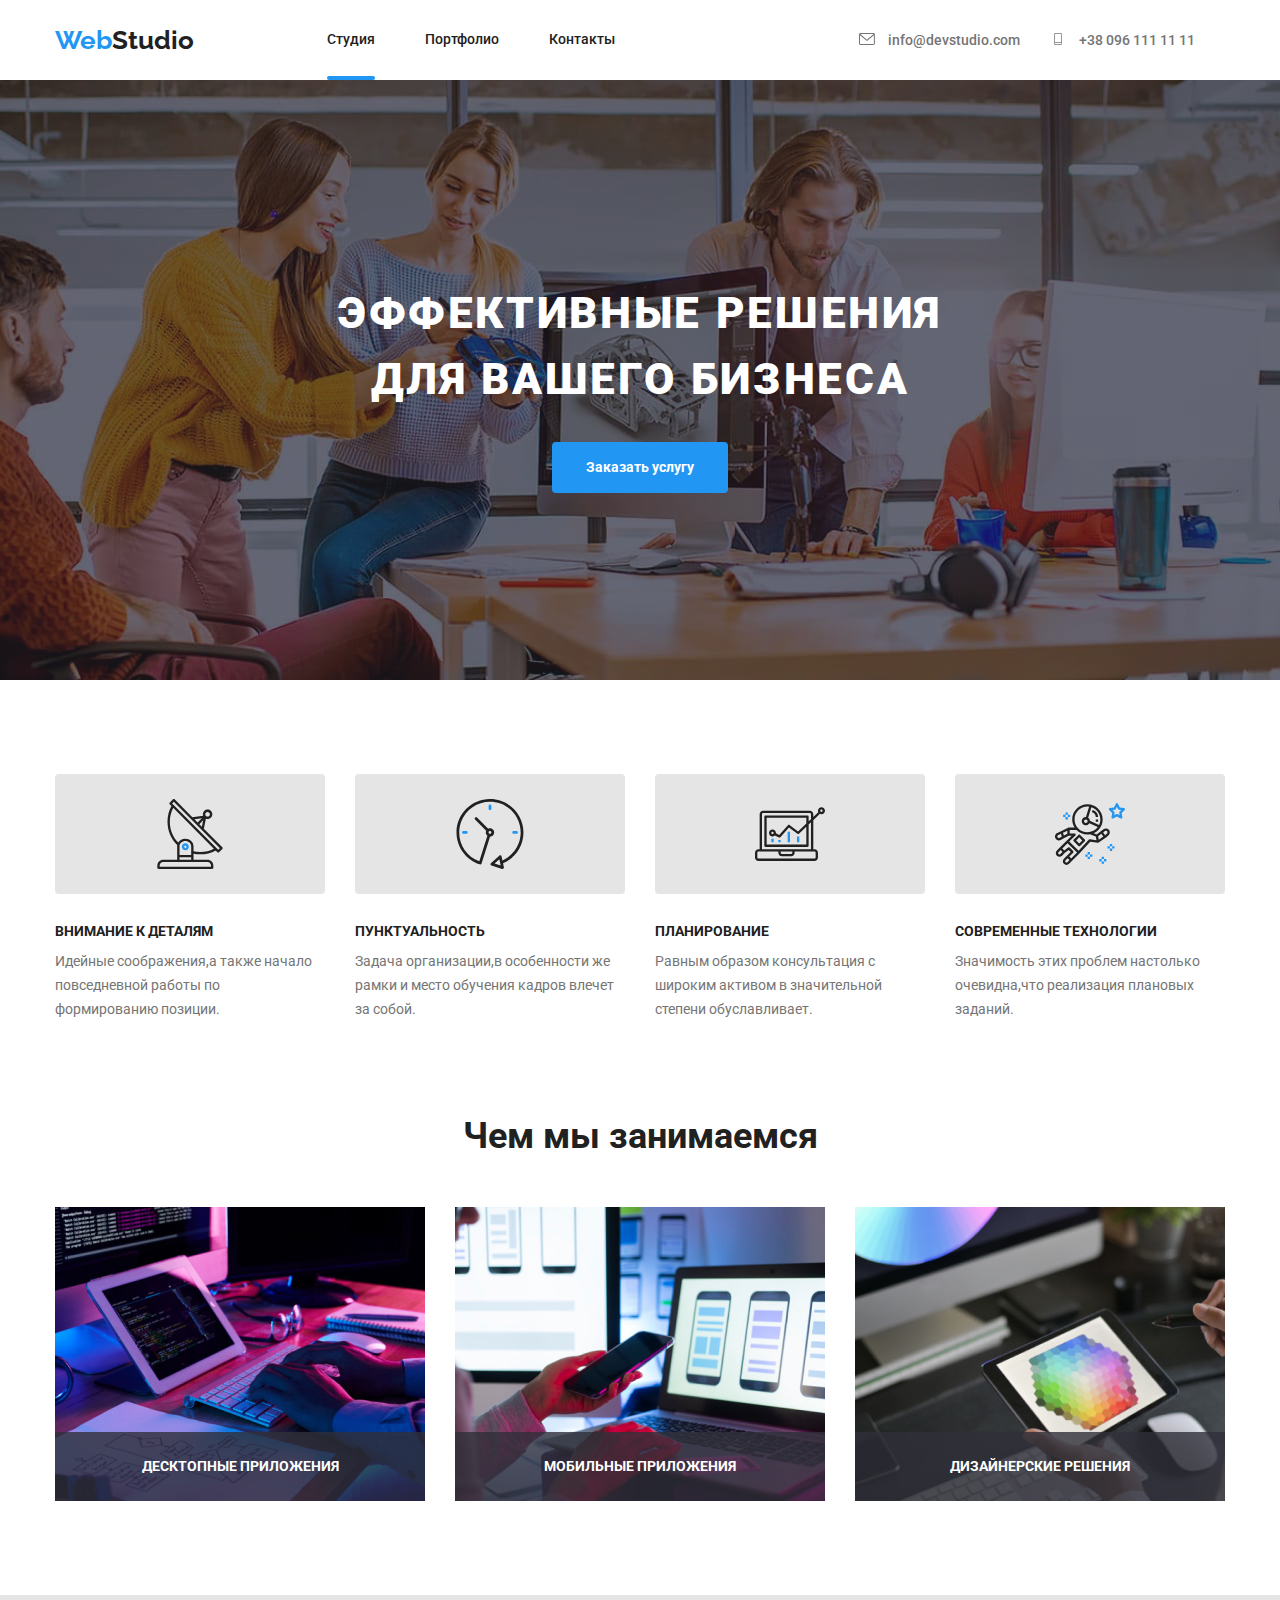
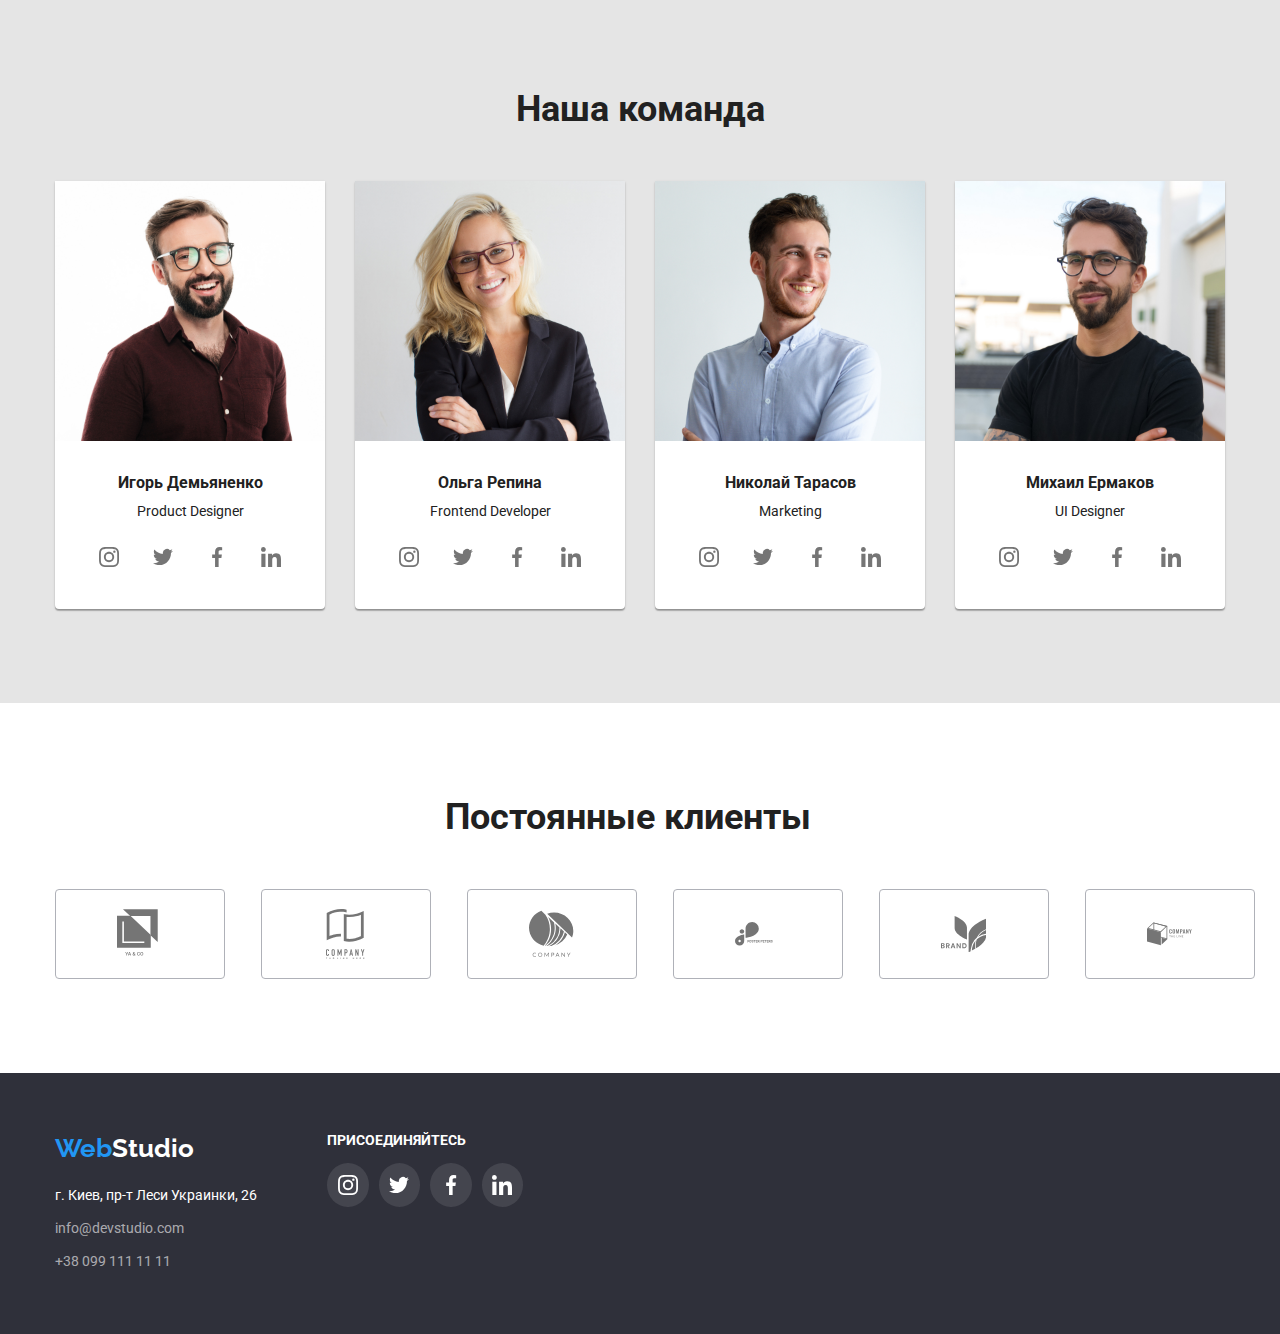
<file: index.html>
<!DOCTYPE html>
<html lang="ru">
  <head>
    <meta charset="UTF-8" />
    <meta name="viewport" content="width=device-width, initial-scale=1.0" />
    <title>WebStudio</title>
    <link rel="stylesheet" href="./css/modern-normalize.css" />
    <link rel="preconnect" href="https://fonts.gstatic.com" />
    <link
      rel="stylesheet"
      href="https://fonts.googleapis.com/css2?family=Raleway:wght@400;700&family=Roboto:wght@400;500;700&display=swap"
    />
    <link rel="stylesheet" href="./css/styles.css" />
  </head>

  <body>
    <!--Шапка сайта-->

    <header class="">
      <div class="container header-container">
        <a href="./studio.html" class="logo"
          ><span class="logo-web">Web</span>Studio</a
        >
        <nav class="header-nav">
          <ul class="site-link">
            <li class="item">
              <a href="./studio.html" class="link current">Студия</a>
            </li>
            <li class="item">
              <a href="./potrfolio.html" class="link">Портфолио</a>
            </li>
            <li class="item">
              <a href="./contact.html" class="link">Контакты</a>
            </li>
          </ul>
        </nav>

        <ul class="contact">
          <li class="contact-mail">
            <a href="mailto:info@devstudio.com" class="contact-list-mail">
              <svg class="icon-mail" width="16" height="12">
                <use href="./images/icon.svg#icon-mail"></use>
              </svg>
              info@devstudio.com</a
            >
          </li>
          <li class="contact-mail">
            <a href="tel:+380961111111" class="contact-list-mail"
              ><svg class="icon-mail" width="16" height="12">
                <use href="./images/icon.svg#icon-tel"></use>
              </svg>
              +38 096 111 11 11</a
            >
          </li>
        </ul>
      </div>
    </header>

    <!--герой-->

    <main>
      <section class="hero">
        <h1 class="hero-title">Эффективные решения для вашего бизнеса</h1>

        <!--modal windows-->
        <button class="button primary" data-modal-open>Заказать услугу</button>
      </section>

      <!--Особенности-->

      <section class="feature-main">
        <div class="container feature">
          <h2 hidden class="section-title">#</h2>
          <ul class="feature-list">
            <li class="feature-list-item-icon-tv">
              <div class="feature-img">
                <svg width="70" height="70">
                  <use href="./images/icon.svg#icon-antenna"></use>
                </svg>
              </div>
              <h3 class="section-title-top-tv">Внимание к деталям</h3>
              <p class="title-description">
                Идейные соображения,а также начало повседневной работы по
                формированию позиции.
              </p>
            </li>

            <li class="feature-list-item-icon-clock">
              <div class="feature-img">
                <svg width="70" height="70">
                  <use href="./images/icon.svg#icon-clock"></use>
                </svg>
              </div>
              <h3 class="section-title-top-clock">Пунктуальность</h3>
              <p class="title-description">
                Задача организации,в особенности же рамки и место обучения
                кадров влечет за собой.
              </p>
            </li>

            <li class="feature-list-item-icon-comp">
              <div class="feature-img">
                <svg width="70" height="70">
                  <use href="./images/icon.svg#icon-diagram"></use>
                </svg>
              </div>
              <h3 class="section-title-top-comp">Планирование</h3>
              <p class="title-description">
                Равным образом консультация с широким активом в значительной
                степени обуславливает.
              </p>
            </li>

            <li class="feature-list-item-icon-astro">
              <div class="feature-img">
                <svg width="70" height="70">
                  <use href="./images/icon.svg#icon-astronaut"></use>
                </svg>
              </div>
              <h3 class="section-title-top-astro">Современные технологии</h3>
              <p class="title-description">
                Значимость этих проблем настолько очевидна,что реализация
                плановых заданий.
              </p>
            </li>
          </ul>
        </div>
      </section>

      <!--Чем занимаемся-->
      <section class="achievements">
        <!--CONTAINER-->
        <div class="container">
          <h2 class="section-title-main">Чем мы занимаемся</h2>
          <ul class="achievements-list">
            <li class="image">
              <img src="./images/img1.jpg" alt="работа с кодом" width="370" />
              <p class="picture-title">десктопные приложения</p>
            </li>
            <li class="image">
              <img
                src="./images/img2.jpg"
                alt="тестрование телефона"
                width="370"
              />
              <div class="picture-title">
                <p class="picture-name">мобильные приложения</p>
              </div>
            </li>
            <li class="image">
              <img
                src="./images/img3.jpg"
                alt="работа с планшетом"
                width="370"
              />
              <div class="picture-title">
                <p class="picture-name">дизайнерские решения</p>
              </div>
            </li>
          </ul>
        </div>
      </section>

      <!--Наша команда-->
      <section class="team">
        <!--CONTAINER-->
        <div class="container">
          <h2 class="container-team-title">Наша команда</h2>
          <div class="team-description">
            <div class="team-fon">
              <ul class="team-list">
                <li class="team-item-who">
                  <img
                    class="picture"
                    src="./images/productdesigner.jpg"
                    alt="Игорь Демьяненко"
                    width="270"
                  />
                  <h3 class="section-team-title">Игорь Демьяненко</h3>
                  <p class="team-title-description-icon-social">
                    Product Designer
                  </p>
                </li>
              </ul>

              <ul class="team-list-icon">
                <li class="team-item">
                  <svg class="team-icon">
                    <use href="./images/icon.svg#icon-instagram"></use>
                  </svg>
                </li>
                <li class="team-item">
                  <svg class="team-icon">
                    <use href="./images/icon.svg#icon-twitter"></use>
                  </svg>
                </li>
                <li class="team-item">
                  <svg class="team-icon">
                    <use href="./images/icon.svg#icon-facebook"></use>
                  </svg>
                </li>
                <li class="team-item">
                  <svg class="team-icon">
                    <use href="./images/icon.svg#icon-linkedin"></use>
                  </svg>
                </li>
              </ul>
            </div>

            <div class="team-fon">
              <ul class="team-list">
                <li class="team-item-who">
                  <img
                    class="picture"
                    src="./images/frontend.jpg"
                    alt="Ольга Репина"
                    width="270"
                  />
                  <h3 class="section-team-title">Ольга Репина</h3>
                  <p class="team-title-description-icon-social">
                    Frontend Developer
                  </p>
                </li>
              </ul>

              <ul class="team-list-icon">
                <li class="team-item">
                  <svg class="team-icon">
                    <use href="./images/icon.svg#icon-instagram"></use>
                  </svg>
                </li>
                <li class="team-item">
                  <svg class="team-icon">
                    <use href="./images/icon.svg#icon-twitter"></use>
                  </svg>
                </li>
                <li class="team-item">
                  <svg class="team-icon">
                    <use href="./images/icon.svg#icon-facebook"></use>
                  </svg>
                </li>
                <li class="team-item">
                  <svg class="team-icon">
                    <use href="./images/icon.svg#icon-linkedin"></use>
                  </svg>
                </li>
              </ul>
            </div>
            <div class="team-fon">
              <ul class="team-list">
                <li class="team-item-who">
                  <img
                    class="picture"
                    src="./images/marketing.jpg"
                    alt="Николай Тарасов"
                    width="270"
                  />

                  <h3 class="section-team-title">Николай Тарасов</h3>
                  <p class="team-title-description-icon-social">Marketing</p>
                </li>
              </ul>

              <ul class="team-list-icon">
                <li class="team-item">
                  <svg class="team-icon">
                    <use href="./images/icon.svg#icon-instagram"></use>
                  </svg>
                </li>
                <li class="team-item">
                  <svg class="team-icon">
                    <use href="./images/icon.svg#icon-twitter"></use>
                  </svg>
                </li>
                <li class="team-item">
                  <svg class="team-icon">
                    <use href="./images/icon.svg#icon-facebook"></use>
                  </svg>
                </li>
                <li class="team-item">
                  <svg class="team-icon">
                    <use href="./images/icon.svg#icon-linkedin"></use>
                  </svg>
                </li>
              </ul>
            </div>

            <div class="team-fon">
              <ul class="team-list">
                <li class="team-item-who">
                  <img
                    class="picture"
                    src="./images/uidesigner.jpg"
                    alt="Михаил Ермаков"
                    width="270"
                  />
                  <h3 class="section-team-title">Михаил Ермаков</h3>
                  <p class="team-title-description-icon-social">UI Designer</p>
                </li>
              </ul>

              <ul class="team-list-icon">
                <li class="team-item">
                  <svg class="team-icon">
                    <use href="./images/icon.svg#icon-instagram"></use>
                  </svg>
                </li>
                <li class="team-item">
                  <svg class="team-icon">
                    <use href="./images/icon.svg#icon-twitter"></use>
                  </svg>
                </li>
                <li class="team-item">
                  <svg class="team-icon">
                    <use href="./images/icon.svg#icon-facebook"></use>
                  </svg>
                </li>
                <li class="team-item">
                  <svg class="team-icon">
                    <use href="./images/icon.svg#icon-linkedin"></use>
                  </svg>
                </li>
              </ul>
            </div>
          </div>
        </div>
      </section>
    </main>

    <!--Постоянные клиенты-->
    <section class="client">
      <div class="container client-main">
        <div class="container-client-title">
          <h2 class="client-title">Постоянные клиенты</h2>
        </div>
        <div class="container-brand">
          <ul class="brand">
            <li class="client-logo">
              <svg class="icon">
                <use href="./images/icon.svg#icon-logo-1-1"></use>
              </svg>
            </li>
            <li class="client-logo">
              <svg class="icon">
                <use href="./images/icon.svg#icon-logo-2-1"></use>
              </svg>
            </li>
            <li class="client-logo">
              <svg class="icon">
                <use href="./images/icon.svg#icon-logo-3-1"></use>
              </svg>
            </li>
            <li class="client-logo">
              <svg class="icon">
                <use href="./images/icon.svg#icon-logo-4-1"></use>
              </svg>
            </li>
            <li class="client-logo">
              <svg class="icon">
                <use href="./images/icon.svg#icon-logo-5-1"></use>
              </svg>
            </li>
            <li class="client-logo">
              <svg class="icon">
                <use href="./images/icon.svg#icon-logo-6-1"></use>
              </svg>
            </li>
          </ul>
        </div>
      </div>
    </section>

    <!--футер-->

    <footer class="footer">
      <!--CONTAINER-->
      <div class="container container-footer">
        <div class="footer-info">
          <a href="./studio.html" class="logo"
            ><span class="logo-web">Web</span
            ><span class="logo-studio-footer">Studio</span></a
          >
          <address>
            <div class="contact-info">
              <p class="address">г. Киев, пр-т Леси Украинки, 26</p>
              <ul class="contact-link">
                <li class="contact-link-item">
                  <a
                    href="mailto:info@devstudio.com"
                    class="contact-link-footer"
                    >info@devstudio.com</a
                  >
                </li>
                <li class="contact-link-item">
                  <a href="tel:+380991111111" class="contact-link-footer"
                    >+38 099 111 11 11</a
                  >
                </li>
              </ul>
            </div>
          </address>
        </div>

        <div class="social-icon">
          <h2 class="enjoyus">присоединяйтесь</h2>
          <ul class="team-list-icon-footer">
            <li class="team-item-footer">
              <svg class="icon-instagram-footer">
                <use href="./images/icon.svg#icon-instagram"></use>
              </svg>
            </li>
            <li class="team-item-footer">
              <svg class="twitter-footer">
                <use href="./images/icon.svg#icon-twitter"></use>
              </svg>
            </li>
            <li class="team-item-footer">
              <svg class="facebook-footer">
                <use href="./images/icon.svg#icon-facebook"></use>
              </svg>
            </li>
            <li class="team-item-footer">
              <svg class="linkedin-footer">
                <use href="./images/icon.svg#icon-linkedin"></use>
              </svg>
            </li>
          </ul>
        </div>
      </div>
    </footer>

    <div class="backdrop is-hidden" data-modal>
      <div class="modal">
        <p></p>
        <button class="button-close" data-modal-close>
          <svg class="modal-icon" width="18" height="18">
            <use href="./images/icon.svg#icon-close"></use>
          </svg>
        </button>
      </div>
    </div>

    <script src="./js/modal.js"></script>
  </body>
</html>
</file>
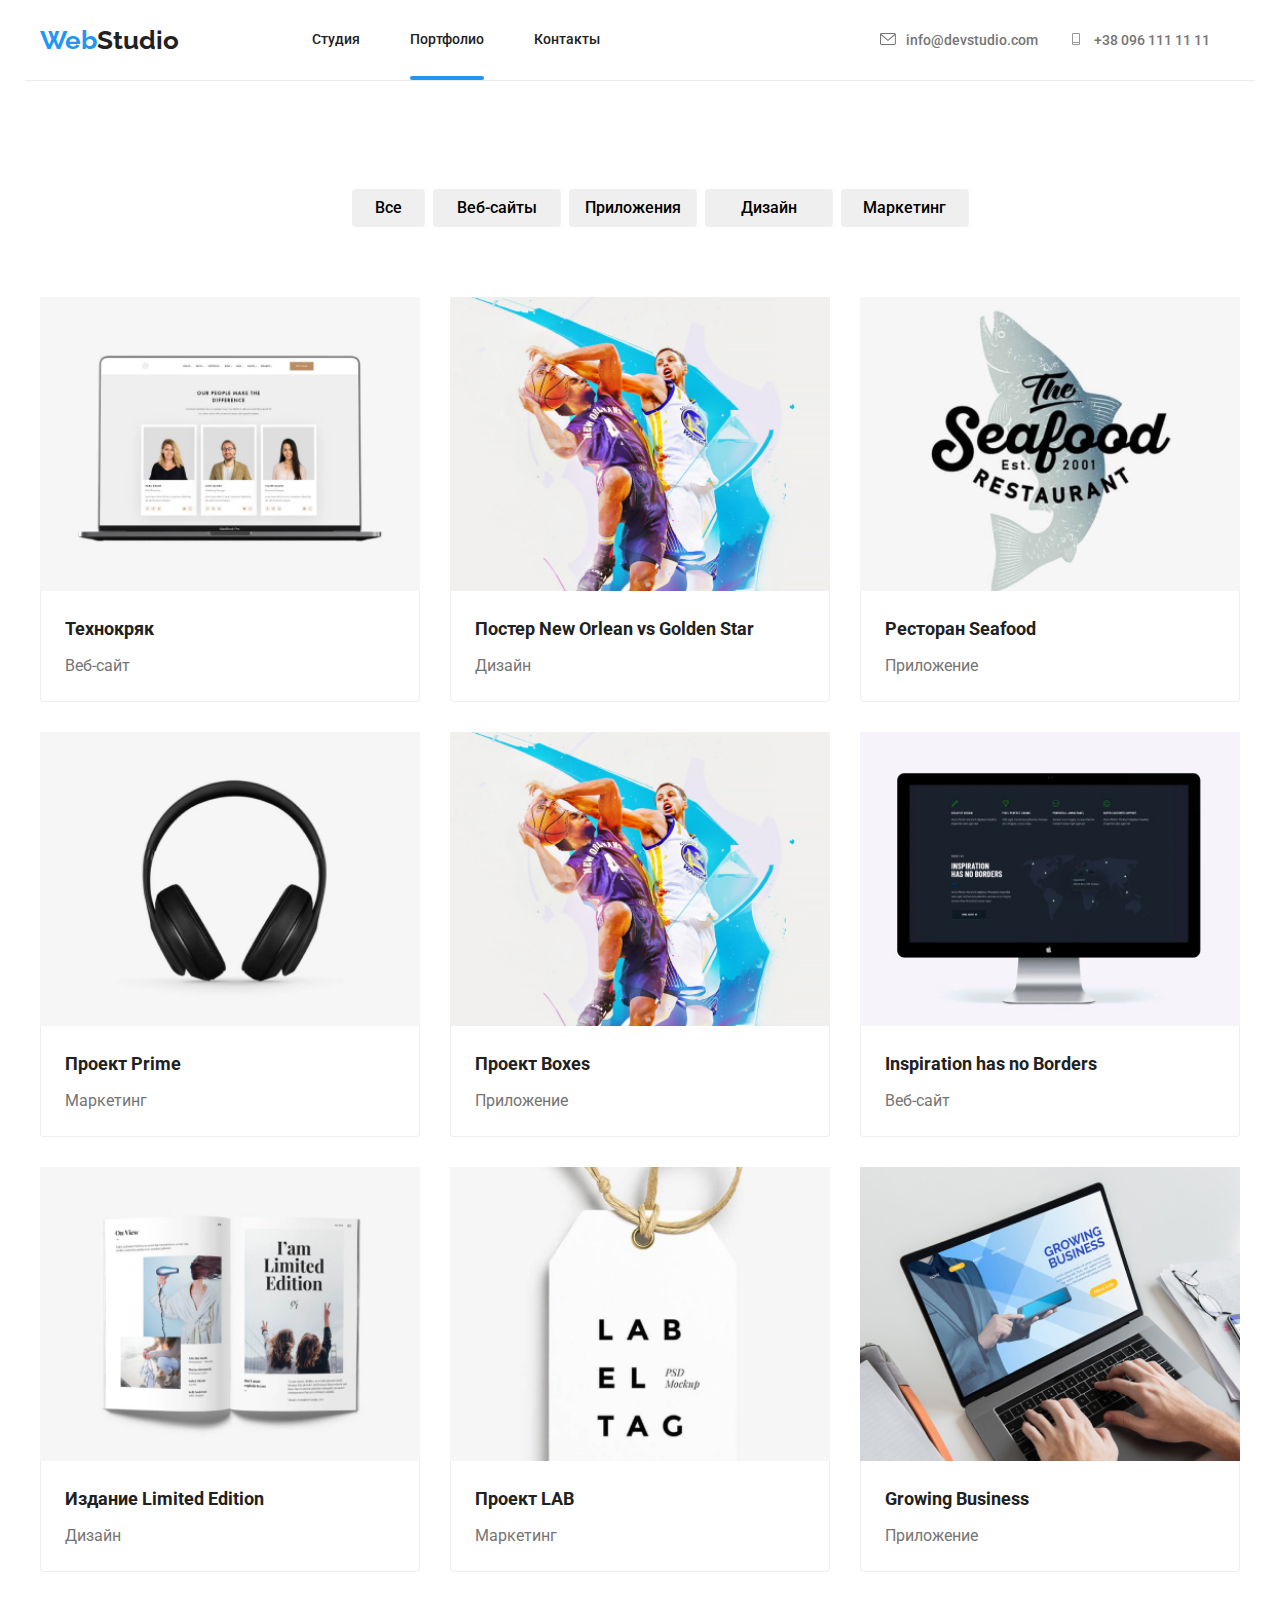
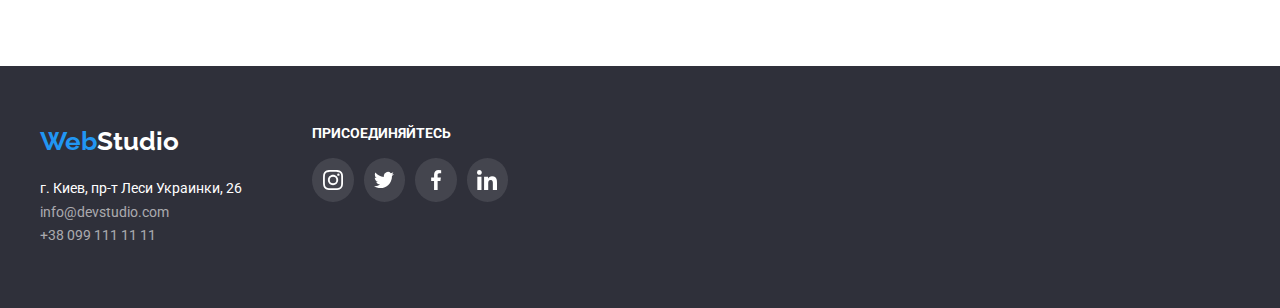
<file: potrfolio.html>
<!DOCTYPE html>
<html lang="ru">
  <head>
    <meta charset="UTF-8" />
    <meta name="viewport" content="width=, initial-scale=1.0" />
    <title>Portfolio</title>
    <link rel="preconnect" href="https://fonts.gstatic.com" />
    <link
      rel="stylesheet"
      href="https://fonts.googleapis.com/css2?family=Raleway:wght@400;700&family=Roboto:wght@400;500;700&display=swap"
    />
    <link rel="stylesheet" href="./css/portfolio.css" />
    <link rel="stylesheet" href="./css/styles.css" />
  </head>
  <body class="page">
    <!--Шапка сайта-->
    <!--CONTAINER-->

    <!--Шапка сайта-->

    <header class="">
      <div class="container header-container">
        <a href="./studio.html" class="logo"
          ><span class="logo-web">Web</span>Studio</a
        >

        <nav class="header-nav">
          <ul class="site-link">
            <li class="item">
              <a href="./index.html" class="link">Студия</a>
            </li>
            <li class="item">
              <a href="./potrfolio.html" class="link current">Портфолио</a>
            </li>
            <li class="item">
              <a href="./contact.html" class="link">Контакты</a>
            </li>
          </ul>
        </nav>

        <ul class="contact">
          <li class="contact-mail">
            <a href="mailto:info@devstudio.com" class="contact-list-mail">
              <svg class="icon-mail" width="16" height="12">
                <use href="./images/icon.svg#icon-mail"></use></svg
              >info@devstudio.com</a
            >
          </li>
          <li class="contact-tel">
            <a href="tel:+380961111111" class="contact-list-mail"
              ><svg class="icon-mail" width="16" height="12">
                <use href="./images/icon.svg#icon-tel"></use></svg
              >+38 096 111 11 11</a
            >
          </li>
        </ul>
      </div>
    </header>

    <!--Наши работы-->
    <section class="container-portfolio">
      <div class="container">
        <div class="container-button">
          <h1 hidden>Portfolio.Our work</h1>
          <ul class="site-nav-list">
            <li><button type="button" class="button-all">Все</button></li>
            <li>
              <button type="button" class="button-secondary">Веб-сайты</button>
            </li>
            <li>
              <button type="button" class="button-secondary">Приложения</button>
            </li>
            <li>
              <button type="button" class="button-secondary">Дизайн</button>
            </li>
            <li>
              <button type="button" class="button-secondary">Маркетинг</button>
            </li>
          </ul>
        </div>

        <!-- CARD SET -->

        <ul class="card-set">
          <li class="card-item">
            <div class="card-img">
              <img src="./images/технокряк.jpg" alt="Технокряк" width="370" />

              <div class="overlay">
                <p class="overlay-text">
                  Технокряк это современная площадка распространения
                  коронавируса. Компании используют эту платформу для цифрового
                  шпионажа и атак на защищённые сервера конкурентов.
                </p>
              </div>
            </div>
            <div class="card-content">
              <h3 class="card-heading">Технокряк</h3>
              <p class="card-text">Веб-сайт</p>
            </div>
          </li>

          <li class="card-item">
            <div class="card-img">
              <img
                src="./images/постер.jpg"
                alt="Постер New Orlean vs Golden Star"
              />
              <div class="overlay">
                <p class="overlay-text">
                  Технокряк это современная площадка распространения
                  коронавируса. Компании используют эту платформу для цифрового
                  шпионажа и атак на защищённые сервера конкурентов.
                </p>
              </div>
            </div>
            <div class="card-content">
              <h3 class="card-heading">Постер New Orlean vs Golden Star</h3>
              <p class="card-text">Дизайн</p>
            </div>
          </li>

          <li class="card-item">
            <div class="card-img">
              <img src="./images/Seafood.jpg" alt="Ресторан Seafood" />
              <div class="overlay">
                <p class="overlay-text">
                  Технокряк это современная площадка распространения
                  коронавируса. Компании используют эту платформу для цифрового
                  шпионажа и атак на защищённые сервера конкурентов.
                </p>
              </div>
            </div>
            <div class="card-content">
              <h3 class="card-heading">Ресторан Seafood</h3>
              <p class="card-text">Приложение</p>
            </div>
          </li>
          <li class="card-item">
            <div class="card-img">
              <img src="./images/Prime.jpg" alt="Проект Prime" width="370" />

              <div class="overlay">
                <p class="overlay-text">
                  Технокряк это современная площадка распространения
                  коронавируса. Компании используют эту платформу для цифрового
                  шпионажа и атак на защищённые сервера конкурентов.
                </p>
              </div>
            </div>
            <div class="card-content">
              <h3 class="card-heading">Проект Prime</h3>
              <p class="card-text">Маркетинг</p>
            </div>
          </li>

          <li class="card-item">
            <div class="card-img">
              <img src="./images/постер.jpg" alt="Проект Boxes" />
              <div class="overlay">
                <p class="overlay-text">
                  Технокряк это современная площадка распространения
                  коронавируса. Компании используют эту платформу для цифрового
                  шпионажа и атак на защищённые сервера конкурентов.
                </p>
              </div>
            </div>
            <div class="card-content">
              <h3 class="card-heading">Проект Boxes</h3>
              <p class="card-text">Приложение</p>
            </div>
          </li>

          <li class="card-item">
            <div class="card-img">
              <img src="./images/Insparation.jpg" alt="Ресторан Seafood" />
              <div class="overlay">
                <p class="overlay-text">
                  Технокряк это современная площадка распространения
                  коронавируса. Компании используют эту платформу для цифрового
                  шпионажа и атак на защищённые сервера конкурентов.
                </p>
              </div>
            </div>
            <div class="card-content">
              <h3 class="card-heading">Inspiration has no Borders</h3>
              <p class="card-text">Веб-сайт</p>
            </div>
          </li>
          <li class="card-item">
            <div class="card-img">
              <img
                src="./images/Издание.jpg"
                alt="Издание Limited Edition"
                width="370"
              />

              <div class="overlay">
                <p class="overlay-text">
                  Технокряк это современная площадка распространения
                  коронавируса. Компании используют эту платформу для цифрового
                  шпионажа и атак на защищённые сервера конкурентов.
                </p>
              </div>
            </div>
            <div class="card-content">
              <h3 class="card-heading">Издание Limited Edition</h3>
              <p class="card-text">Дизайн</p>
            </div>
          </li>

          <li class="card-item">
            <div class="card-img">
              <img src="./images/проектLab.jpg" alt="Проект LAB" />
              <div class="overlay">
                <p class="overlay-text">
                  Технокряк это современная площадка распространения
                  коронавируса. Компании используют эту платформу для цифрового
                  шпионажа и атак на защищённые сервера конкурентов.
                </p>
              </div>
            </div>
            <div class="card-content">
              <h3 class="card-heading">Проект LAB</h3>
              <p class="card-text">Маркетинг</p>
            </div>
          </li>

          <li class="card-item">
            <div class="card-img">
              <img src="./images/growingbusiness.jpg" alt="Growing Business" />
              <div class="overlay">
                <p class="overlay-text">
                  Технокряк это современная площадка распространения
                  коронавируса. Компании используют эту платформу для цифрового
                  шпионажа и атак на защищённые сервера конкурентов.
                </p>
              </div>
            </div>
            <div class="card-content">
              <h3 class="card-heading">Growing Business</h3>
              <p class="card-text">Приложение</p>
            </div>
          </li>
        </ul>
      </div>
      <!-- </div> -->
    </section>

    <!--футер-->

    <footer class="footer">
      <!--CONTAINER-->
      <div class="container container-footer">
        <div class="footer-info">
          <a href="./studio.html" class="logo"
            ><span class="logo-web">Web</span
            ><span class="logo-studio-footer">Studio</span></a
          >
          <address>
            <div class="contact-info">
              <p class="address">г. Киев, пр-т Леси Украинки, 26</p>
              <ul class="contact-link">
                <li>
                  <a
                    href="mailto:info@devstudio.com"
                    class="contact-link-footer"
                    >info@devstudio.com</a
                  >
                </li>
                <li>
                  <a href="tel:+380991111111" class="contact-link-footer"
                    >+38 099 111 11 11</a
                  >
                </li>
              </ul>
            </div>
          </address>
        </div>

        <div class="social-icon">
          <h2 class="enjoyus">присоединяйтесь</h2>
          <ul class="team-list-icon-footer">
            <li class="team-item-footer">
              <svg class="icon-instagram-footer">
                <use href="./images/icon.svg#icon-instagram"></use>
              </svg>
            </li>
            <li class="team-item-footer">
              <svg class="twitter-footer">
                <use href="./images/icon.svg#icon-twitter"></use>
              </svg>
            </li>
            <li class="team-item-footer">
              <svg class="facebook-footer">
                <use href="./images/icon.svg#icon-facebook"></use>
              </svg>
            </li>
            <li class="team-item-footer">
              <svg class="linkedin-footer">
                <use href="./images/icon.svg#icon-linkedin"></use>
              </svg>
            </li>
          </ul>
        </div>
      </div>
    </footer>

    <div class="backdrop is-hidden" data-modal>
      <div class="modal">
        <p></p>
        <button class="button-close" data-modal-close>
          <svg class="modal-icon" width="18" height="18">
            <use href="./images/icon.svg#icon-close"></use>
          </svg>
        </button>
      </div>
    </div>

    <script src="./js/modal.js"></script>
  </body>
</html>
</file>
<file: css/styles.css>
:root {
  --primary-text-color: #212121;
  --accent-color: #2196f3;
  --paragraf-text-color: #757575;
  --main-back-color: #ffffff;
  --fon-back-hero: #2f303a;
  --footer-fon: #2f303a;
  --nav-list-gap: 30px;
  --timing-function: cubic-bezier(0.4, 0, 0.2, 1);
}

body {
  background: var(--main-back-color);
  color: var(--primary-text-color);
  font-family: Roboto, sans-serif;
  font-size: 14px;
  margin: 0;
}

/* COMMON */

ul {
  list-style: none;
}

h1,
h2,
h3,
h4,
p {
  margin: 0;
}

/* * {
  margin: 0;
  padding: 0;
} */

a {
  text-decoration: none;
}

.hero {
  max-width: 1600px;
  padding-top: 200px;
  padding-bottom: 280px;
  margin-right: auto;
  margin-left: auto;
  text-align: center;
}

.container {
  width: 1200px;
  margin-right: auto;
  margin-left: auto;
  padding: 0 15px 0 15px;
}

/*Шапка сайта*/

.header-container {
  display: flex;
  justify-content: center;
  align-items: center;
  list-style: none;
}

.logo {
  color: var(--primary-text-color);
  font-family: Raleway;
  font-weight: 700;
  font-size: 26px;
  line-height: 1.19;
  text-decoration: none;
}

.logo-web {
  color: var(--accent-color);
}

.header-nav {
  font-weight: 500;
  line-height: 1.14;
  color: var(--primary-text-color);
}

.site-link {
  display: flex;
  justify-content: center;
  align-items: center;
  text-align: center;
  margin: 0;
  margin-left: 93px;
}

.item {
  padding: 32px 0;
  margin-right: 50px;
  position: relative;
}

.link:hover,
.link:focus,
.link:active {
  color: var(--accent-color);
}

.link {
  font-weight: 500;
  line-height: 1.14;
  color: var(--primary-text-color);
  transition: color 250ms var(--timing-function);
}

.current::after {
  content: "";
  position: absolute;
  left: 0;
  bottom: 0;
  width: 100%;
  height: 4px;
  background-color: var(--accent-color);
  border-radius: 2px;
}

.contact {
  display: flex;
  align-items: center;
  padding: 0;
  margin-left: auto;
}

.icon-mail {
  margin-right: 10px;
  fill: currentColor;
}

.icon-mail:hover,
.icon-mail:focus {
  color: var(--accent-color);
}

.contact-list-mail {
  margin-right: 30px;
  color: var(--paragraf-text-color);
  transition: color 250ms var(--timing-function);
}

/*site-nav*/

.contact-list-mail {
  color: var(--paragraf-text-color);
  line-height: 1.14;
  font-weight: 500;
}

.contact-list-mail:hover,
.contact-list-mail:focus {
  color: var(--accent-color);
}

.icon-mail:hover,
.icon-mail:focus {
  fill: var(--accent-color);
}

.contact-list-tel:hover,
.contact-list-tel:focus {
  color: var(--accent-color);
}

.contact-list-link:hover,
.contact-list-link:focus {
  color: var(--accent-color);
}

/*Hero*/

.hero {
  /* max-width: 1600px; */
  height: 600px;
  background-color: rgba(47, 48, 58, 0.8);
  background-image: linear-gradient(
      to right,
      rgba(47, 48, 58, 0.4),
      rgba(47, 48, 58, 0.4)
    ),
    url(../images/header.jpg);
  background-size: cover;
  background-repeat: no-repeat;
  background-position: center;
}

.hero-title {
  color: var(--main-back-color);
  font-weight: 900;
  font-size: 44px;
  line-height: 1.5;
  text-transform: uppercase;
  padding: 0;
  margin-left: auto;
  margin-right: auto;
  width: 696px;
  margin-bottom: 30px;
  letter-spacing: 0.06em;
}

/*button*/

.button {
  color: var(--main-back-color);
  background-color: var(--accent-color);
  margin-left: auto;
  margin-top: auto;
  padding: 0;
}

.button.primary {
  background: var(--accent-color);
  border: 2px solid var(--accent-color);
  font-weight: 700;
  line-height: 1.9;
  cursor: pointer;
  border-radius: 4px;
  padding: 10px 32px;
}

/*Modal windows*/

.backdrop {
  position: fixed;
  top: 0;
  left: 0;
  width: 100%;
  height: 100%;
  background-color: rgba(0, 0, 0, 0.4);
}

.modal {
  position: absolute;
  top: 50%;
  left: 50%;
  transform: translate(-50%, -50%);
  min-width: 528px;
  min-height: 581px;
  background-color: var(--main-back-color);
  padding: 40px;
  box-shadow: 0px 1px 3px rgba(0, 0, 0, 0.12), 0px 1px 1px rgba(0, 0, 0, 0.14),
    0px 2px 1px rgba(0, 0, 0, 0.2);
  border-radius: 4px;
}

.backdrop.is-hidden {
  visibility: hidden;
  opacity: 0;
  pointer-events: none;
}

.button-close {
  position: absolute;
  top: 8px;
  right: 8px;
  width: 30px;
  height: 30px;
  cursor: pointer;
  border-radius: 50%;
  border: 1px solid rgba(0, 0, 0, 0.1);
  background-color: var(--main-back-color);
}

.modal-icon {
  position: absolute;
  top: 5px;
  right: 5px;
}

/*Особенности*/

.feature-main {
  padding-top: 94px;
  padding-bottom: 94px;
}

.container .feature {
  display: flex;
  justify-content: center;
  list-style: none;
}

.section-title {
  font-weight: 700;
  line-height: 1.4;
}

.feature-list {
  display: flex;
  justify-content: space-between;
  margin: 0 auto;
  padding: 0;
}

.feature-list-item,
.title-description {
  width: 270px;
  justify-content: left;
  flex-basis: calc(100% / 4 - var(--nav-list-gap));
}

.feature-img {
  height: 120px;
  background-color: #f5f4fa;
  border-radius: 4px;
  display: flex;
  justify-content: center;
  align-items: center;
  background-color: #e5e5e5;
}

.title-description {
  font-weight: 400;
  line-height: 1.71;
  color: var(--paragraf-text-color);
}

.section-title-top-tv,
.section-title-top-clock,
.section-title-top-comp,
.section-title-top-astro {
  margin-bottom: 10px;
  font-weight: 700;
  line-height: 1.14;
  margin-top: 30px;
  font-size: 14px;
  text-transform: uppercase;
}

/*Чем занимаемся*/

.achievements {
  padding-bottom: 94px;
}

.section-title-main {
  font-weight: 700;
  font-size: 36px;
  line-height: 1.16;
  text-align: center;
  margin-bottom: 50px;
}

.achievements-list {
  display: flex;
  padding: 0;
  margin: 0;
  justify-content: space-between;
}

.image {
  position: relative;
  height: 294px;
}

.picture-title {
  position: absolute;
  width: 100%;
  left: 0;
  bottom: 0;
  background: rgba(47, 48, 58, 0.8);
  padding-top: 27px;
  padding-bottom: 27px;
  font-weight: 700;
  line-height: 1.14;
  text-align: center;
  text-transform: uppercase;
  color: var(--main-back-color);
}

/*Наша команда*/

.team {
  padding-top: 94px;
  padding-bottom: 94px;
  background-color: #e5e5e5;
}

.container-team-title {
  font-weight: 700;
  font-size: 36px;
  line-height: 1.16;
  text-align: center;
  margin: 0;
  padding: 0;
  margin-bottom: 50px;
}

.team-description {
  display: flex;
  justify-content: space-between;
}

.team-fon {
  background-color: var(--main-back-color);
  box-shadow: 0px 1px 3px rgba(0, 0, 0, 0.12), 0px 1px 1px rgba(0, 0, 0, 0.14),
    0px 2px 1px rgba(0, 0, 0, 0.2);
  border-radius: 0px 0px 4px 4px;
}

.team-list {
  margin: 0;
  padding: 0;
}

.section-team-title {
  margin-top: 30px;
  padding: 0;
  text-align: center;
}

.team-title-description-icon-social {
  margin-top: 10px;
  text-align: center;
  padding: 0;
}

.team-list-icon {
  width: 100%;
  height: 44px;
  border-radius: 50%;
  display: flex;
  justify-content: center;
  text-align: center;
  margin: 0;
  padding: 0;
  margin-top: 16px;
  margin-bottom: 30px;
}

.team-item {
  width: 44px;
  height: 44px;
  padding: 0;
  border: none;
  color: var(--paragraf-text-color);
  background-color: var(--main-back-color);
  border-radius: 50%;
  transition: color 250ms var(--timing-function),
    background-color 250ms var(--timing-function);
}

.team-item:not(:last-child) {
  margin-right: 10px;
}

.team-item:hover,
.team-item:focus {
  color: var(--paragraf-text-color);
  background-color: var(--accent-color);
}

.team-icon {
  fill: currentColor;
  width: 20px;
  height: 20px;
  margin-left: auto;
  margin-right: auto;
  margin-top: 12px;
  transition: fill 250ms var(--timing-function);
}

.team-item:hover .team-icon,
.team-item:focus .team-icon {
  color: var(--main-back-color);
}

/*Постоянные клиенты*/

.client {
  padding-top: 94px;
  padding-bottom: 94px;
}

.container-client-title {
  margin-bottom: 50px;
  margin-top: 0;
}

.client-title {
  padding: 0;
  margin: 0;
  font-weight: 700;
  font-size: 36px;
  line-height: 1.16;
  width: 390px;
  height: 42px;
  margin-left: auto;
  margin-right: auto;
}

.container-brand {
  margin: 0;
  padding: 0;
  width: 170px;
  height: 90px;
}

.brand {
  list-style: none;
  width: 1200px;
  height: 90px;
  display: flex;
  justify-content: space-between;
  align-items: center;
  text-align: center;
}

.client-logo {
  display: flex;
  justify-content: space-between;
  align-content: center;
  width: 170px;
  height: 90px;
  border: 1px solid #afb1b8;
  box-sizing: border-box;
  border-radius: 4px;
  align-items: center;
  color: var(--paragraf-text-color);
  margin: auto;
  padding: 0;
  flex-basis: calc(100% / 6 - var(--nav-list-gap));
  cursor: pointer;
  transition: color 250ms var(--timing-function),
    border 250ms var(--timing-function);
}

.icon {
  fill: currentColor;
  width: 45px;
  height: 50px;
  margin-left: auto;
  margin-right: auto;
}

.client-logo:hover,
.client-logo:focus {
  color: var(--accent-color);
  border: 1px solid var(--accent-color);
}

.brand,
.client-logo {
  padding: 0;
  margin: 0;
  flex-basis: calc(100% / 6 - var(--nav-list-gap));
}

/*footer*/

.footer {
  background: var(--footer-fon);
  padding-top: 60px;
  padding-bottom: 60px;
}

.container-footer {
  display: flex;
}

.footer-info {
  margin-right: 70px;
}

.logo-studio-footer {
  color: var(--main-back-color);
}

.contact-info {
  margin-top: 9px;
  padding: 0;
  margin: 0;
}

.address {
  font-style: normal;
  font-weight: 400;
  line-height: 1.71;
  color: var(--main-back-color);
  margin-top: 20px;
}

.contact-link {
  color: var(--paragraf-text-color);
  margin: 0;
  padding: 0;
}

.contact-link-item {
  margin-top: 9px;
}
.contact-link-footer {
  line-height: 1.71;
  color: rgba(255, 255, 255, 0.6);
  transition: color 250ms var(--timing-function);
}

.contact-link-footer:hover,
.contact-link-footer:focus {
  color: var(--accent-color);
  text-decoration: none;
}

.social-icon {
  width: 206px;
  height: 80px;
  margin: 0;
  padding: 0;
  display: table-column;
  justify-content: center;
}

.enjoyus {
  font-weight: 700;
  line-height: 1.14;
  text-transform: uppercase;
  color: var(--main-back-color);
  font-size: 14px;
}

.team-list-icon-footer {
  width: 206px;
  border-radius: 50%;
  display: flex;
  justify-content: center;
  text-align: center;
  flex-basis: calc(100% / 4 - 10px);
  padding: 0;
  /* margin-top: 16px; */
}

.team-item-footer {
  width: 44px;
  height: 44px;
  padding: 0;
  margin: 0;
  border: none;
  color: var(--paragraf-text-color);
  border-radius: 50%;
  background-color: rgba(255, 255, 255, 0.1);
  transition: color 250ms var(--timing-function);
  margin-right: 10px;
}

.team-item-footer:hover,
.team-item-footer:focus {
  color: var(--paragraf-text-color);
  background-color: var(--accent-color);
}

.icon-instagram-footer,
.twitter-footer,
.facebook-footer,
.linkedin-footer {
  fill: var(--main-back-color);
  width: 20px;
  height: 20px;
  margin-left: auto;
  margin-right: auto;
  margin-top: 12px;
}

.icon-instagram-footer:hover,
.icon-instagram-footer:focus {
  fill: var(--main-back-color);
}
.twitter-footer:hover,
.twitter-footer:focus {
  fill: var(--main-back-color);
}

.facebook-footer:hover,
.facebook-footer:focus {
  fill: var(--main-back-color);
}
.linkedin-footer:hover,
.linkedin-footer:focus {
  fill: var(--main-back-color);
}
</file>
<file: css/portfolio.css>
.header-container {
  border-bottom: 1px solid #ececec;
}

/*Наши работы*/

.container-portfolio {
  padding-bottom: 94px;
  padding-top: 94px;
}

.site-nav-list {
  display: flex;
  text-decoration: none;
  align-items: center;
  justify-content: center;
  text-align: center;
  border-radius: 30px;
  padding-bottom: 56px;
}

/*button*/

button {
  border: 0px;
}

.button-all {
  font-family: Roboto;
  font-weight: 500;
  font-size: 16px;
  line-height: 1.625;
  text-align: center;
  text-decoration: none;
  cursor: pointer;
  width: 73px;
  height: 38px;
  margin: 0;
  padding: 6px 22px;
  border-radius: 4px;
  border-color: var(--accent-color);
  transition: color 250ms var(--timing-function);
}

.button-secondary {
  font-family: Roboto;
  font-weight: 500;
  font-size: 16px;
  line-height: 1.9;
  text-decoration: none;
  cursor: pointer;
  margin-left: 8px;
  width: 128px;
  height: 38px;
  transition: color 250ms var(--timing-function);
  border-radius: 4px;
}

.button-all:hover,
.button-all:focus,
.button-all:active {
  background-color: var(--accent-color);
  color: var(--main-back-color);
  text-decoration: none;
  box-shadow: 0px 3px 1px rgba(0, 0, 0, 0.1), 0px 1px 2px rgba(0, 0, 0, 0.08),
    0px 2px 2px rgba(0, 0, 0, 0.12);
  border-radius: 4px;
}

.button-secondary:hover,
.button-secondary:focus,
.button-secondary:active {
  background-color: var(--accent-color);
  color: var(--main-back-color);
  text-decoration: none;
}

/* CARD SET */

.card-set {
  display: flex;
  flex-wrap: wrap;
  margin-left: calc(-1 * 30px);
  margin-top: calc(-1 * 30px);
  padding: 0;
  margin-bottom: 0;
}

.card-item {
  margin-left: 30px;
  margin-top: 30px;
  flex-basis: calc(100% / 3 - 30px);
}

.card-img {
  position: relative;
  overflow: hidden;
  background: #ffffff;
  height: 294px;
}

.overlay {
  position: absolute;
  width: 100%;
  height: 100%;
  background: rgba(33, 150, 243, 0.9);
  /* padding: 63px 24px; */
  bottom: 0;
  right: 0;
  margin: 0;
  transform: translateY(100%);
  transition: transform 250ms var(--timing-function);
}

.card-item:hover .overlay {
  transform: translateY(0);
}

.card-item:hover {
  box-shadow: 0px 1px 1px rgba(0, 0, 0, 0.12), 0px 4px 4px rgba(0, 0, 0, 0.06),
    1px 4px 6px rgba(0, 0, 0, 0.16);
}

img {
  width: 100%;
}

.overlay-text {
  font-weight: 400;
  line-height: 1.55;
  font-size: 18px;
  color: var(--main-back-color);
  letter-spacing: 0.03em;
  padding: 63px 24px;
}

.card-heading {
  font-weight: 700;
  font-size: 18px;
  line-height: 2;
  color: var(--primary-text-color);
}

.card-content {
  padding: 20px 24px;
  border: 1px solid #eeeeee;
  border-radius: 0px 0px 4px 4px;
  border-top: none;
}

.card-heading {
  font-weight: 700;
  font-size: 18px;
  line-height: 2;
}

.card-text {
  font-weight: 400;
  font-size: 16px;
  line-height: 1.87;
  color: #757575;
  margin-top: 4px;
}

/*footer*/

.footer {
  background: var(--footer-fon);
  padding-top: 94px;
  padding-bottom: 94px;
}

.container-footer {
  display: flex;
}

.footer-info {
  margin-right: 70px;
}

.logo-studio-footer {
  color: var(--main-back-color);
}

.contact-info {
  margin-top: 9px;
  padding: 0;
  margin: 0;
}

.contact-link {
  color: var(--paragraf-text-color);
  margin: 0;
  padding: 0;
}

.contact-link-footer {
  line-height: 1.71;
  color: rgba(255, 255, 255, 0.6);
  text-decoration: none;
  font-style: normal;
  margin-bottom: 9px;
}

.contact-link-footer:hover,
.contact-link-footer:focus {
  color: var(--accent-color);
  text-decoration: none;
}

.enjoyus {
  font-weight: 700;
  line-height: 1.14;
  text-transform: uppercase;
  color: var(--main-back-color);
}

.team-list-icon-footer {
  width: 206px;
  border-radius: 50%;
  display: flex;
  justify-content: center;
  text-align: center;
  flex-basis: calc(100% / 4 - 10px);
  padding: 0;
  margin-top: 16px;
}

.team-item-footer {
  width: 44px;
  height: 44px;
  padding: 0;
  margin: 0;
  border: none;
  color: var(--paragraf-text-color);
  border-radius: 50%;
  background-color: var(--fon-back-hero);
}

.team-item-footer:hover {
  color: var(--paragraf-text-color);
  background-color: var(--accent-color);
}

.icon-instagram-footer,
.twitter-footer,
.facebook-footer,
.linkedin-footer {
  fill: var(--main-back-color);
  width: 20px;
  height: 20px;
  margin-left: auto;
  margin-right: auto;
  margin-top: 12px;
}

.icon-instagram-footer:hover,
.twitter-footer:hover,
.facebook-footer:hover,
.linkedin-footer:hover {
  fill: var(--main-back-color);
}
</file>
